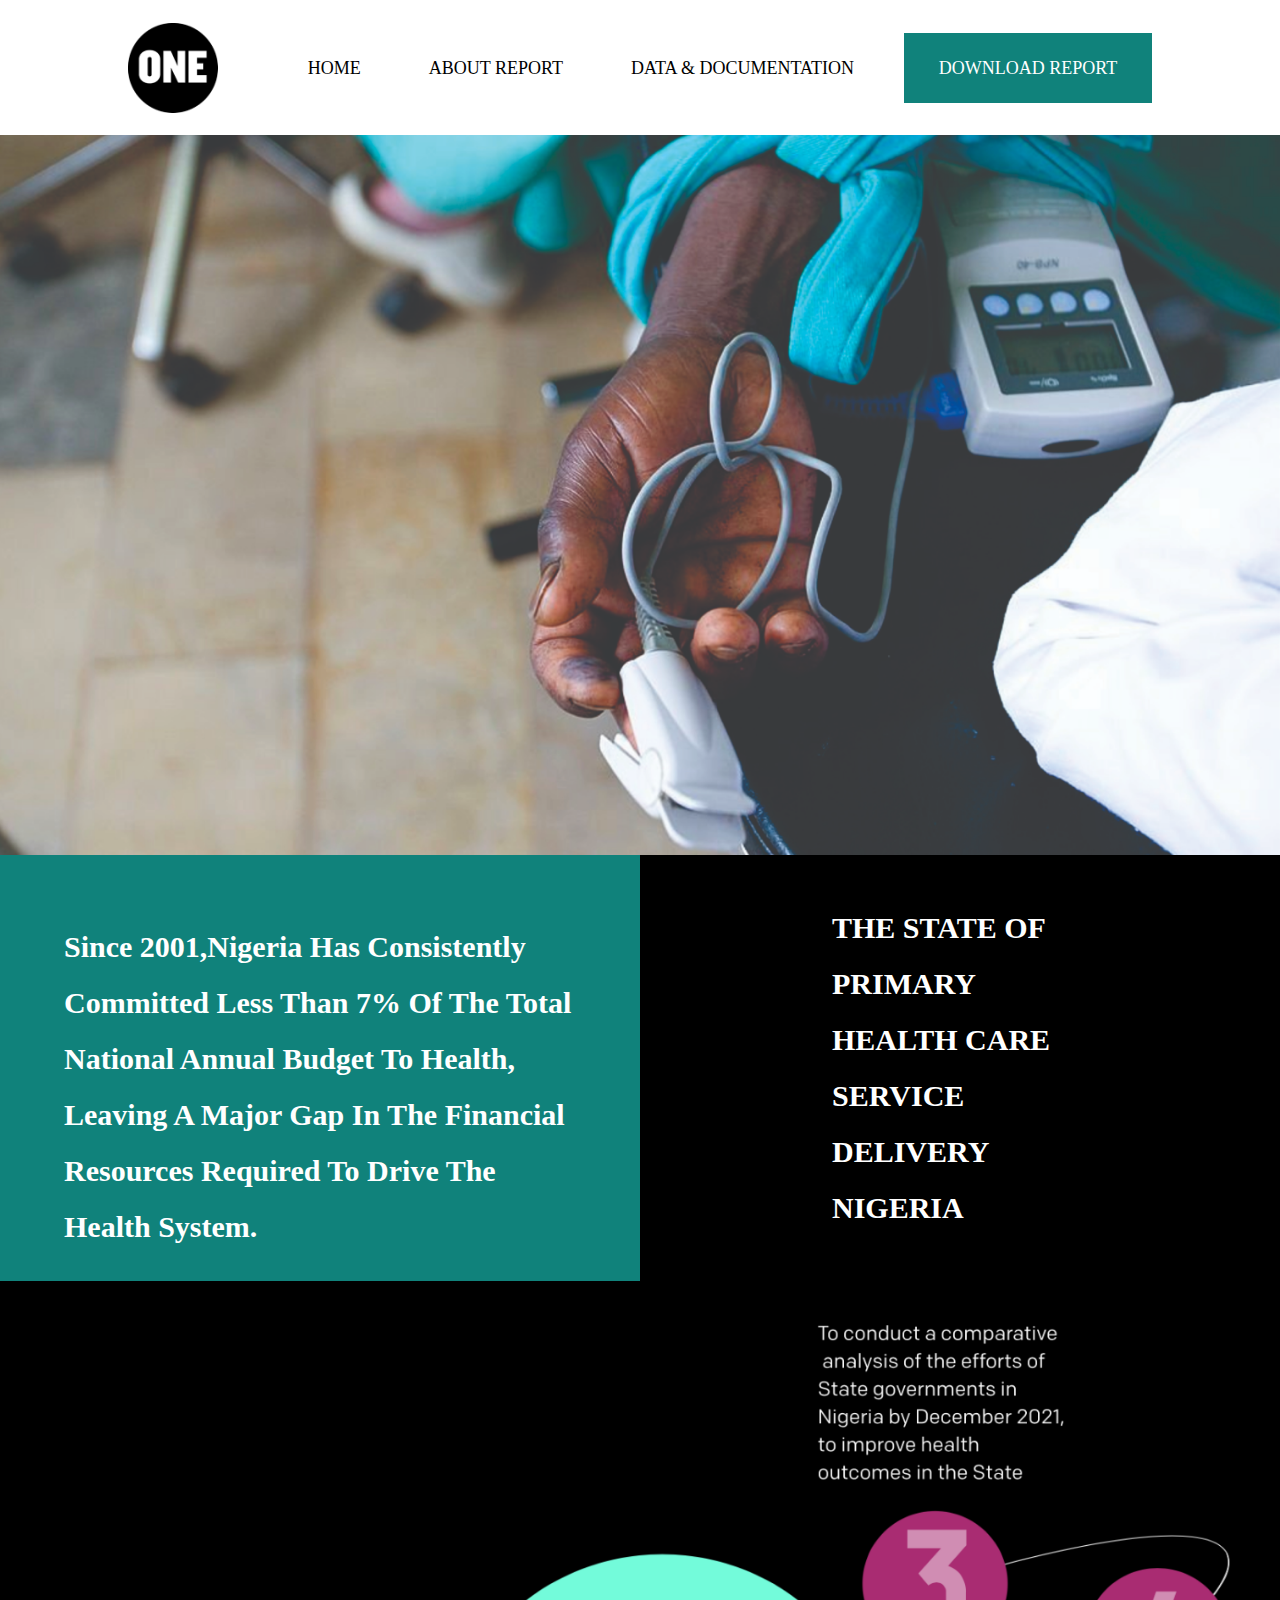
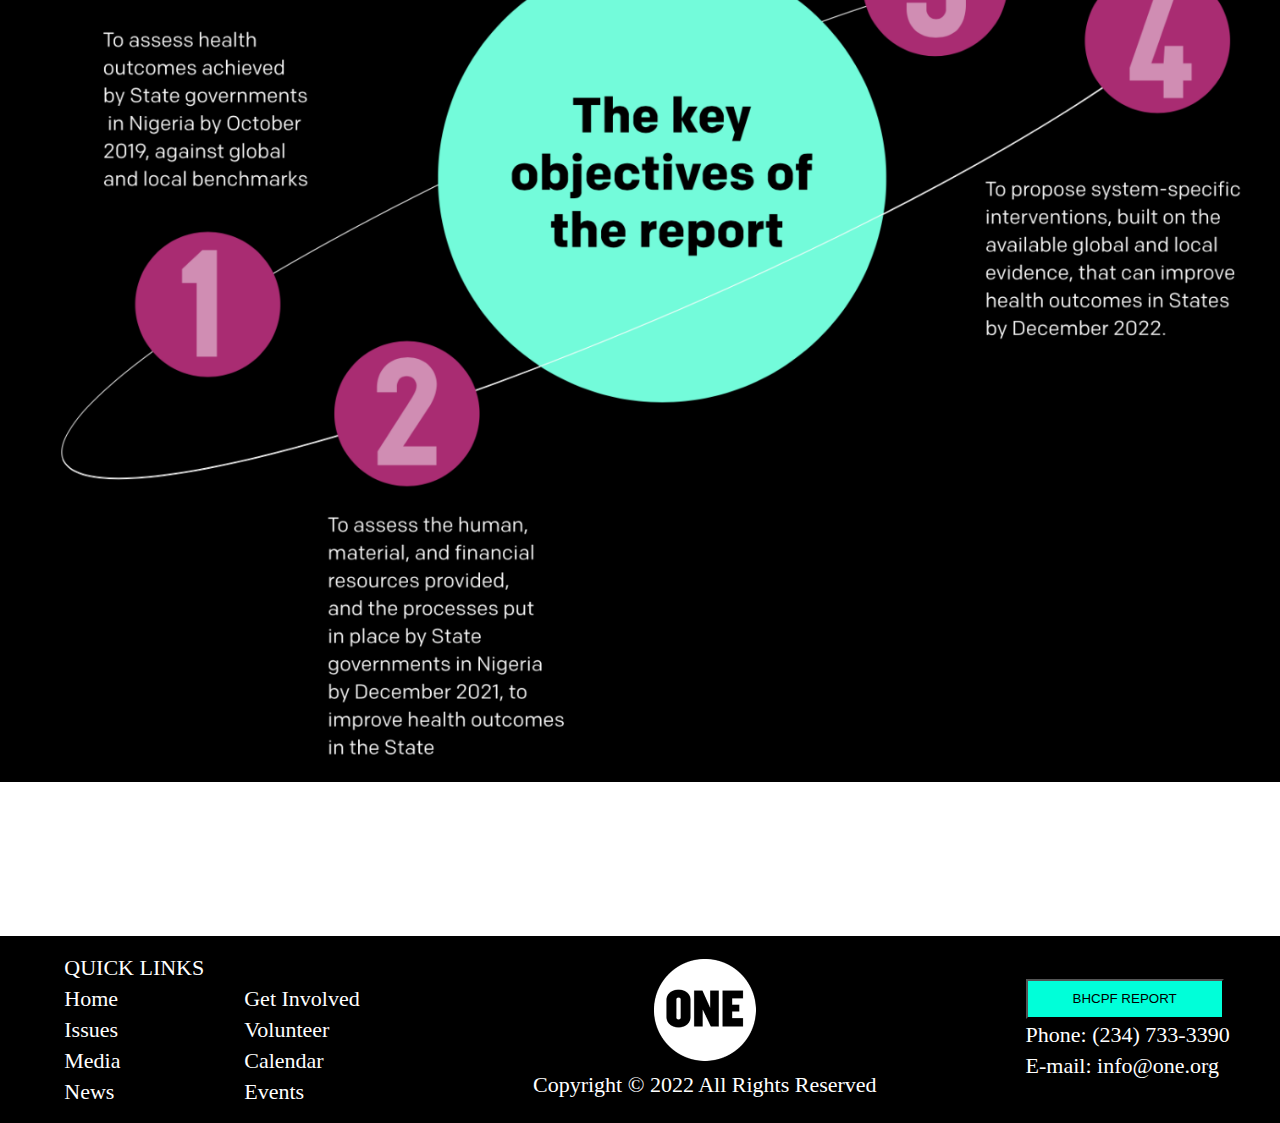
<file: pages/about.html>
<!DOCTYPE html>
   <html lang="en">
   <head>
       <meta charset="UTF-8">
       <meta http-equiv="X-UA-Compatible" content="IE=edge">
       <meta name="viewport" content="width=device-width, initial-scale=1.0">
       <title>About page</title>
       <link rel="stylesheet" href="../css/about.css">
   </head>
   <body>
       <div class="report">   
<!-----------------------------------------nav------------------------------->
<div id="nav">
    <img src="../images/ONE-logo-black 1.png">
    <ul id="menue_li"><li><a href ="#">HOME</a></li><li><a href ="#">ABOUT REPORT</a></li><li><a href ="#">DATA & DOCUMENTATION</a></li></ul>
    <button class="btn"><a href ="#">DOWNLOAD REPORT</a></button>
    <span style="font-size:30px;cursor:pointer" onclick="openNav()">&#9776; </span>
    <div id="menue_icon" class="overlay"><a href="javascript:void(0)" class="closebtn" onclick="closeNav()">&times;</a>
    <div class="overlay-content"><a href="#">HOME</a> <a href="#">ABOUT REPORT</a><a href="#">DATA & DOCUMENTATION</a></div></div>
</div>
<!-----------------------------------------nav------------------------------->
   
   
   <!-----------------------------------top_report------------------------------>
   <section class="top_report">  </section>
   <!-------------------------------- top_report--------------- -->


   <!---------------------------------- statistics --------------->
   <div class="statistics">
        <div class="accounted_for"><p class="acconted_for_p">Since 2001,nigeria has consistently committed less than 7% of the total national annual budget to health, leaving a major gap in the financial resources required to drive the  health system.</p></div>
        <div class="primary_health"><p class="primary_health_p">THE STate of primary health care service delivery nigeria</p></div></div></div>   
<!---------------------------------- statistics --------------->


<!---------------------------------- the key objective --------------->
    <section class="key_objective"><img src="../images/key_obj.png"></section>
<!---------------------------------- the key objective --------------->
   
  
<!---------------------------------- footer -------------------->
<footer>
    <!-- Quick Link  -->
    <div class="footer_quick_link">
    <ul class="footer_list2"><li><a href="#">QUICK LINKS</a></li><li><a href="#">Home</a></li><li><a href="#">Issues</a></li><li><a href="#">Media</a></li><li><a href="#">News</a></li></ul>
     <ul class="footer_list2"><li>&nbsp &nbsp</li><li><a href="#">Get Involved</a></li><li><a href="#">Volunteer</a></li><li><a href="#">Calendar</a> </li><li><a href="#">Events</a></li></ul></div>
    <!-- Quick Link  -->
      
    <!-- footer_logo(list with logo)  -->
    <div class="footer_logo"><ul class="footer_list"><li><a href="#"><img src="../images/ONE-logo-white 1.png" ></a></li><li><a href="#">Copyright © 2022  All Rights Reserved</a></li></ul></div>
    <!-- footer_logo(list with logo) -->
        
    <!-- footer_contact (footer with contact details) -->
    <div class="footer_contact_m"><ul class="footer_list"><button class="btn">BHCPF REPORT </button><li><a href="#">Phone: (234) 733-3390 </a></li><li><a href="#">E-mail: info@one.org</a></li></ul></div>
    <!-- footer_contact (footer with contact details) -->
</footer>
 <!---------------------------------- footer -------------------->

 
<!-- javascript for menue -->
<script> function openNav() { document.getElementById("menue_icon").style.width = "100%";}  function closeNav() {document.getElementById("menue_icon").style.width = "0%";}</script>
 <!-- javascript for menue  -->

</body>
</html>
</file>
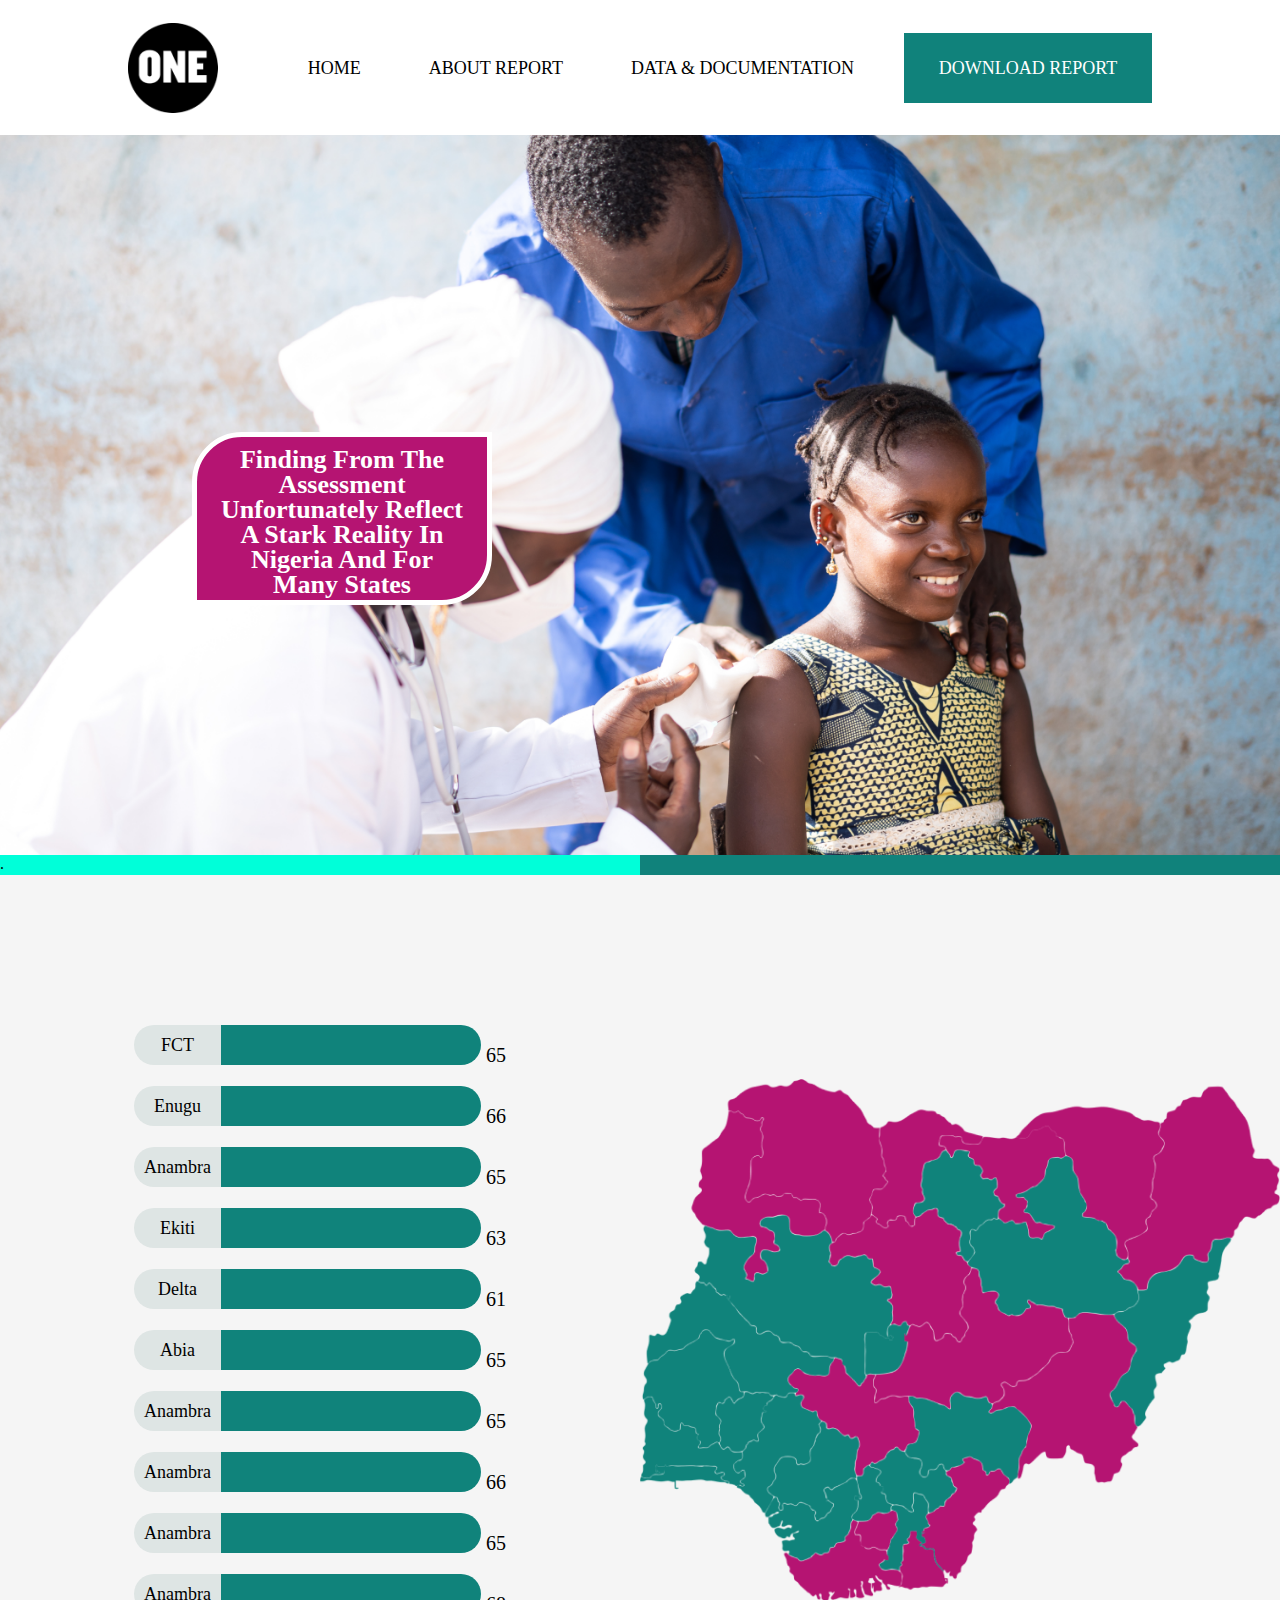
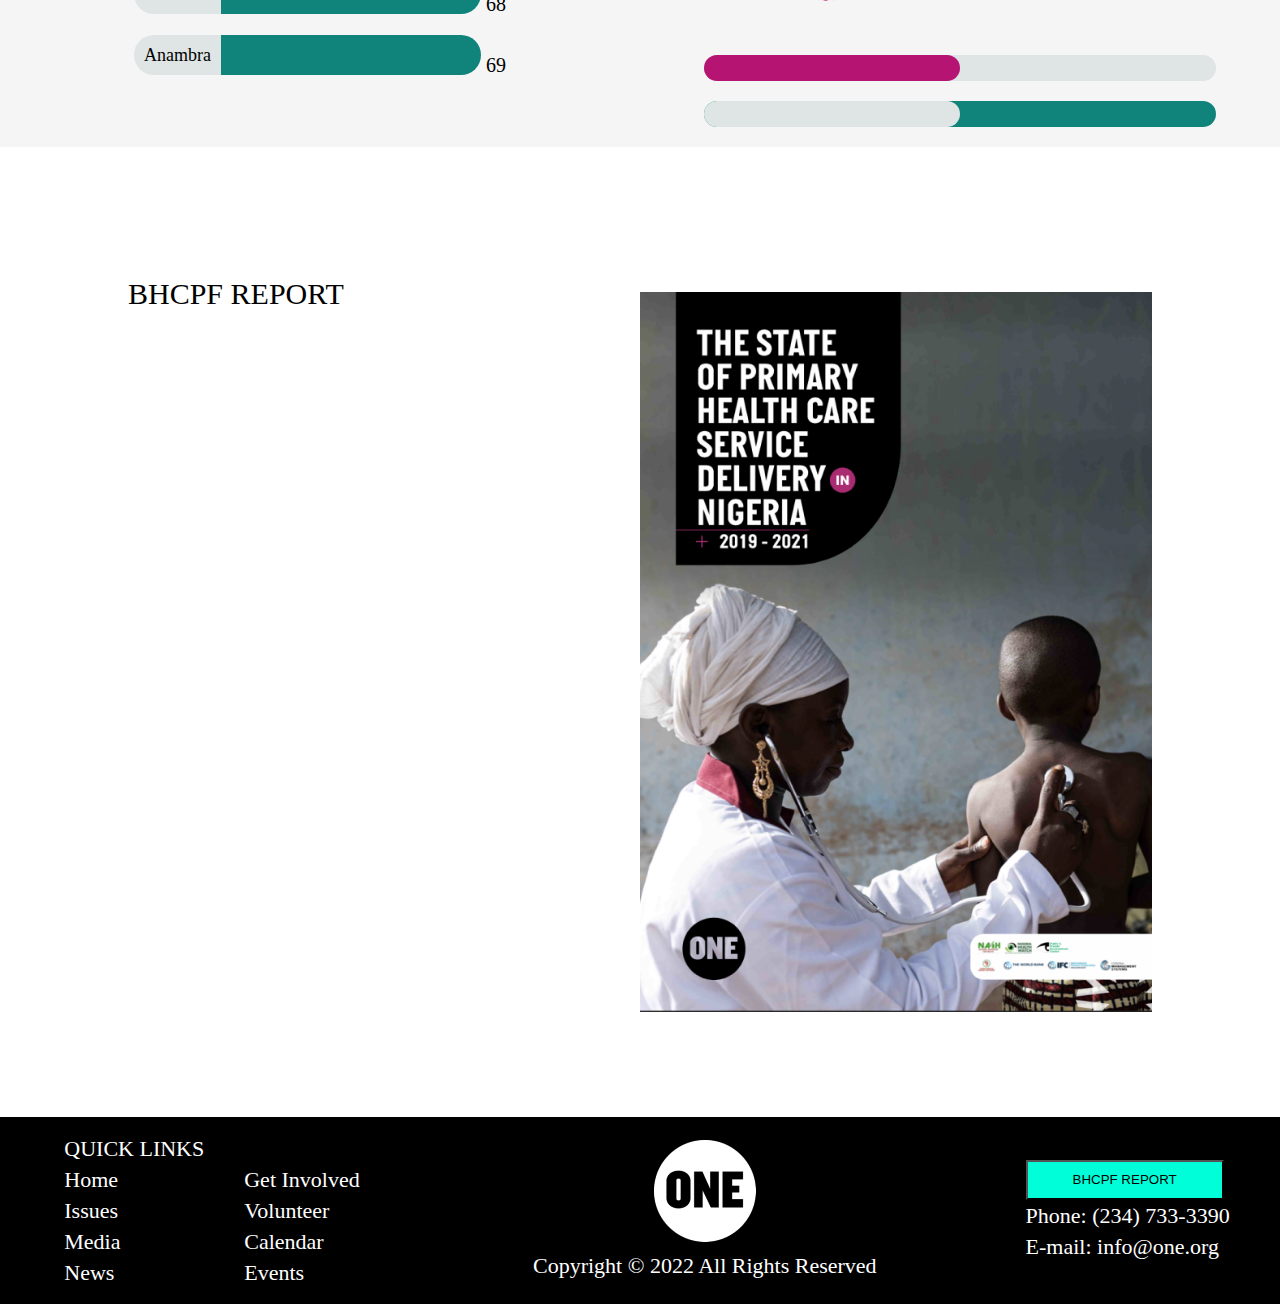
<file: pages/report.html>
<!DOCTYPE html>
<html lang="en">
<head>
    <meta charset="UTF-8">
    <meta http-equiv="X-UA-Compatible" content="IE=edge">
    <meta name="viewport" content="width=device-width, initial-scale=1.0">
    <title>Report page</title>
    <link rel="stylesheet" href="../css/report.css">
</head>
<body>
    <div class="report">
<!-----------------------------------------nav------------------------------->
<div id="nav">
    <img src="../images/ONE-logo-black 1.png">
    <ul id="menue_li"><li><a href ="#">HOME</a></li><li><a href ="#">ABOUT REPORT</a></li><li><a href ="#">DATA & DOCUMENTATION</a></li></ul>
    <button class="btn"><a href ="#">DOWNLOAD REPORT</a></button>
    <span style="font-size:30px;cursor:pointer" onclick="openNav()">&#9776; </span>
    <div id="menue_icon" class="overlay"><a href="javascript:void(0)" class="closebtn" onclick="closeNav()">&times;</a>
    <div class="overlay-content"><a href="#">HOME</a> <a href="#">ABOUT REPORT</a><a href="#">DATA & DOCUMENTATION</a></div></div>
</div>
<!-----------------------------------------nav------------------------------->

<!-------------------------------------- top_report -------------------->      
    <section class="top_report"><div class="assesment_retangle"><p class="assesment_p">Finding  from the assessment unfortunately reflect a stark reality in Nigeria and for many states</p></div></section>
<!-- -------------------------------top_report----------------- -->

<!-- ------------------------map_section----------------------- -->
<div id="single_bar_r"><div id="single_bar_l">.</div></div>
    <section class="map_section"> <div id="map_bars"> <div class="bar"> <div class="l_bar"> <p class="states" >FCT</p> </div> <div class="r_bar"></div> <p class="state_no">65</p> </div> <div class="bar"> <div class="l_bar"> <p class="states" >Enugu</p> </div> <div class="r_bar"></div> <p class="state_no">66</p> </div>
    <div class="bar"> <div class="l_bar"> <p class="states" >Anambra</p> </div> <div class="r_bar"></div> <p class="state_no">65</p> </div> <div class="bar"> <div class="l_bar"> <p class="states" >Ekiti</p> </div> <div class="r_bar"></div> <p class="state_no">63</p> </div><div class="bar"> <div class="l_bar"> <p class="states" >Delta</p> </div> <div class="r_bar"></div> <p class="state_no">61</p> </div> <div class="bar"> <div class="l_bar"> <p class="states" >Abia</p> </div> <div class="r_bar"></div> <p class="state_no">65</p> </div> <div class="bar"> <div class="l_bar"> <p class="states" >Anambra</p> </div> <div class="r_bar"></div> <p class="state_no">65</p> </div><div class="bar"> <div class="l_bar"> <p class="states" >Anambra</p> </div> <div class="r_bar"></div> <p class="state_no">66</p> </div> <div class="bar"> <div class="l_bar"> <p class="states" >Anambra</p> </div> <div class="r_bar"></div> <p class="state_no">65</p> </div> <div class="bar"> <div class="l_bar"> <p class="states" >Anambra</p> </div> <div class="r_bar"></div> <p class="state_no">68</p> </div> <div class="bar"> <div class="l_bar"> <p class="states" >Anambra</p> </div> <div class="r_bar"></div> <p class="state_no">69</p> </div></div>
    <div class="map_tag"> <div id="map"></div><div class="map_bar2">
    <div class="bar1"><div class="bar1a"></div></div> </div><div class="bar2"><div class="bar2a"></div></div> </div>
</section>
<!----------------------------map_section -------------------->

 <!---------------------------------- bhcpf_section------------------->
 <section class="bhcpf_section"><div class="bhcpf_report"><p class="bhcpf_p">BHCPF REPORT</p></div> <div class="primary_helth_pic"><img src="../images/d_state_of_primary_health_care.png"></div> </section>
<!-- ----------------------bhcpf_section-------------------- -->
       

<!---------------------------------- footer -------------------->
<footer>
    <!-- Quick Link  -->
    <div class="footer_quick_link">
    <ul class="footer_list2"><li><a href="#">QUICK LINKS</a></li><li><a href="#">Home</a></li><li><a href="#">Issues</a></li><li><a href="#">Media</a></li><li><a href="#">News</a></li></ul>
     <ul class="footer_list2"><li>&nbsp &nbsp</li><li><a href="#">Get Involved</a></li><li><a href="#">Volunteer</a></li><li><a href="#">Calendar</a> </li><li><a href="#">Events</a></li></ul></div>
    <!-- Quick Link  -->
      
    <!-- footer_logo(list with logo)  -->
    <div class="footer_logo"><ul class="footer_list"><li><a href="#"><img src="../images/ONE-logo-white 1.png" ></a></li><li><a href="#">Copyright © 2022  All Rights Reserved</a></li></ul></div>
    <!-- footer_logo(list with logo) -->
        
    <!-- footer_contact (footer with contact details) -->
    <div class="footer_contact_m"><ul class="footer_list"><button class="btn">BHCPF REPORT </button><li><a href="#">Phone: (234) 733-3390 </a></li><li><a href="#">E-mail: info@one.org</a></li></ul></div>
    <!-- footer_contact (footer with contact details) -->
</footer>
 <!---------------------------------- footer -------------------->

 
<!-- javascript for menue -->
<script> function openNav() { document.getElementById("menue_icon").style.width = "100%";}  function closeNav() {document.getElementById("menue_icon").style.width = "0%";}</script>
 <!-- javascript for menue  -->
    </div>
</body>
</html>
</file>
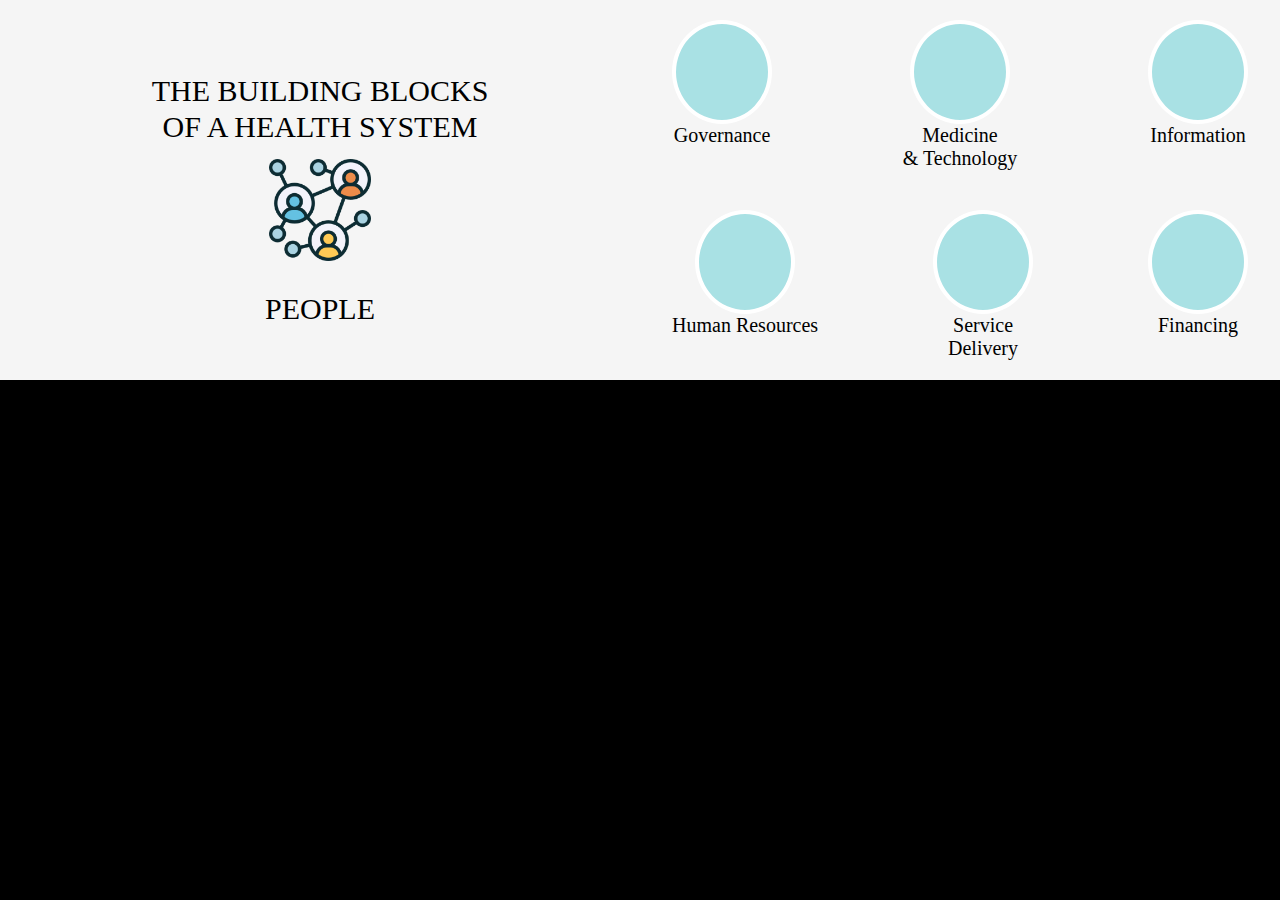
<file: templets/building-block/building.html>
<!DOCTYPE html>
<html lang="en">
<head>
    <meta charset="UTF-8">
    <meta http-equiv="X-UA-Compatible" content="IE=edge">
    <meta name="viewport" content="width=device-width, initial-scale=1.0">
    <title>Building Block</title>
    <link rel="stylesheet" href="building.css">
</head>
<body>
    <div class="building-block">
        <div class="row-1">
            <p>
                The BUILDING BLOCKS <br />
                OF A HEALTH SYSTEM
            </p>
            <img src="images/networking.png" alt="networking img">
            <p>
                PEOPLE
            </p>
        </div>
        <div class="row-2">
            <div class="row-2-row">

                <div class="services" id="service-1">
                    <div class="circle"></div>
                    <span class="s-name">Governance</span>
                </div>

                <div class="services"  id="service-2">
                    <div class="circle"></div>
                    <span class="s-name">Medicine <br/> & Technology</span>
                </div>

                <div class="services" id="service-mh">
                    <div class="circle"></div>
                    <span class="s-name">Information</span>
                </div>
            </div>
         
            <div class="row-2-row">
                <div class="services" id="service-1">
                    <div class="circle"></div>
                    <span class="s-name">Human Resources</span>
                </div>

                <div class="services"  id="service-2">
                    <div class="circle"></div>
                    <span class="s-name">Service <br/> Delivery</span>
                </div>

                <div class="services" id="service-mh">
                    <div class="circle"></div>
                    <span class="s-name">Financing</span>
                </div>
            </div>

            <div class="row-2-row" id="row-2-row-3">
                <div class="services" id="service-1">
                    <div class="circle"></div>
                    <span class="s-name">Information</span>
                </div>

                <div class="services"  id="service-2">
                    <div class="circle"></div>
                    <span class="s-name">Financing <br/> & Technology</span>
                </div>

                <div class="services" id="service-mh">
                    <div class="circle"></div>
                    <span class="s-name">Information</span>
                </div>
            </div>
        </div>
    </div>
</body>
</html>
</file>
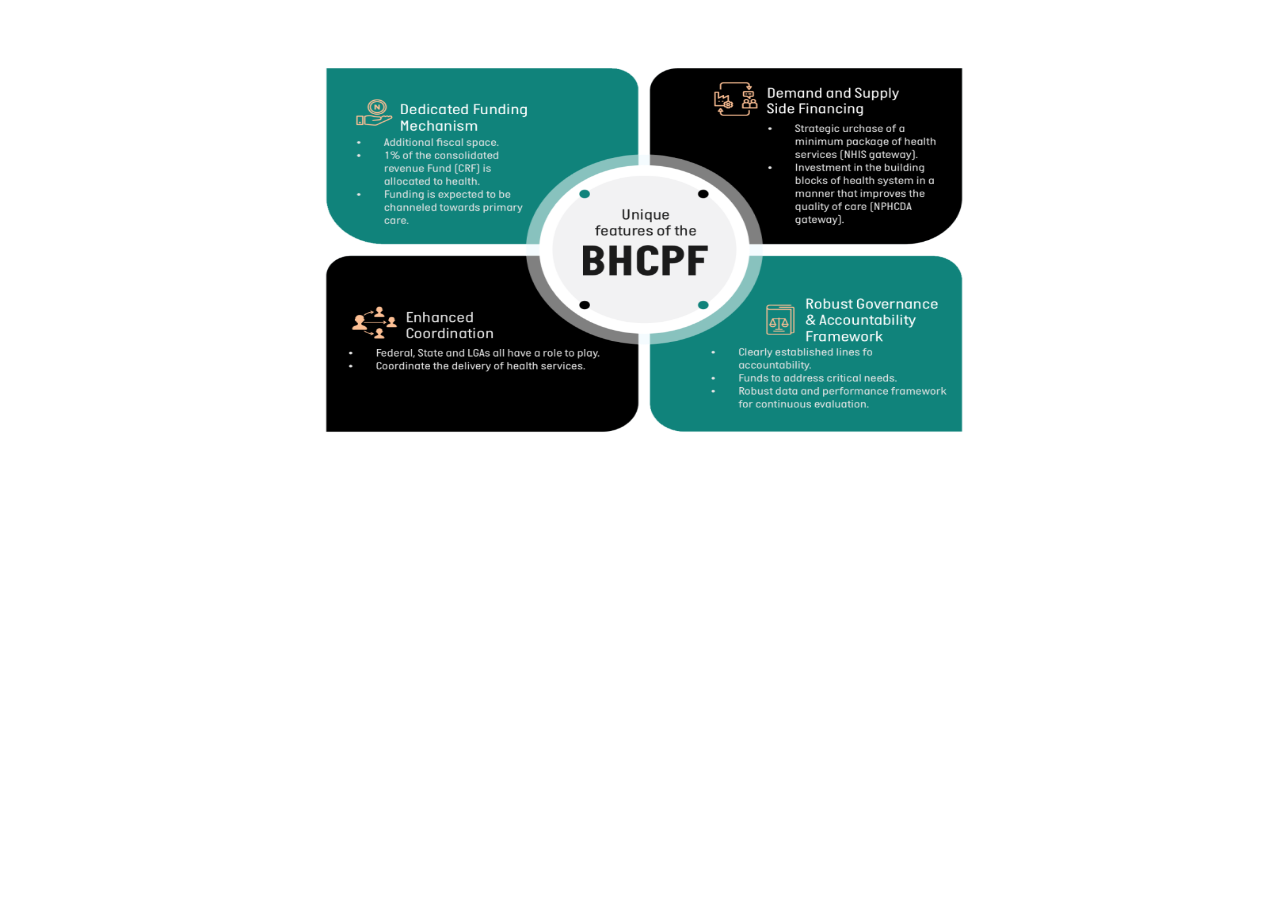
<file: templets/features/features.html>
<!DOCTYPE html>
<html lang="en">
<head>
    <meta charset="UTF-8">
    <meta http-equiv="X-UA-Compatible" content="IE=edge">
    <meta name="viewport" content="width=device-width, initial-scale=1.0">
    <title>features of BCHPF</title>
    <link rel="stylesheet" href="features.css">

</head>
<body>
    <div class="features">
        <div class="features-block-diagram">
            <!-- <div class="img">.</div> -->
            <img src="../../images/BHCPF_block_diagram.png" alt="features-b-diagram">

        </div>
    </div>
</body>
</html>
</file>
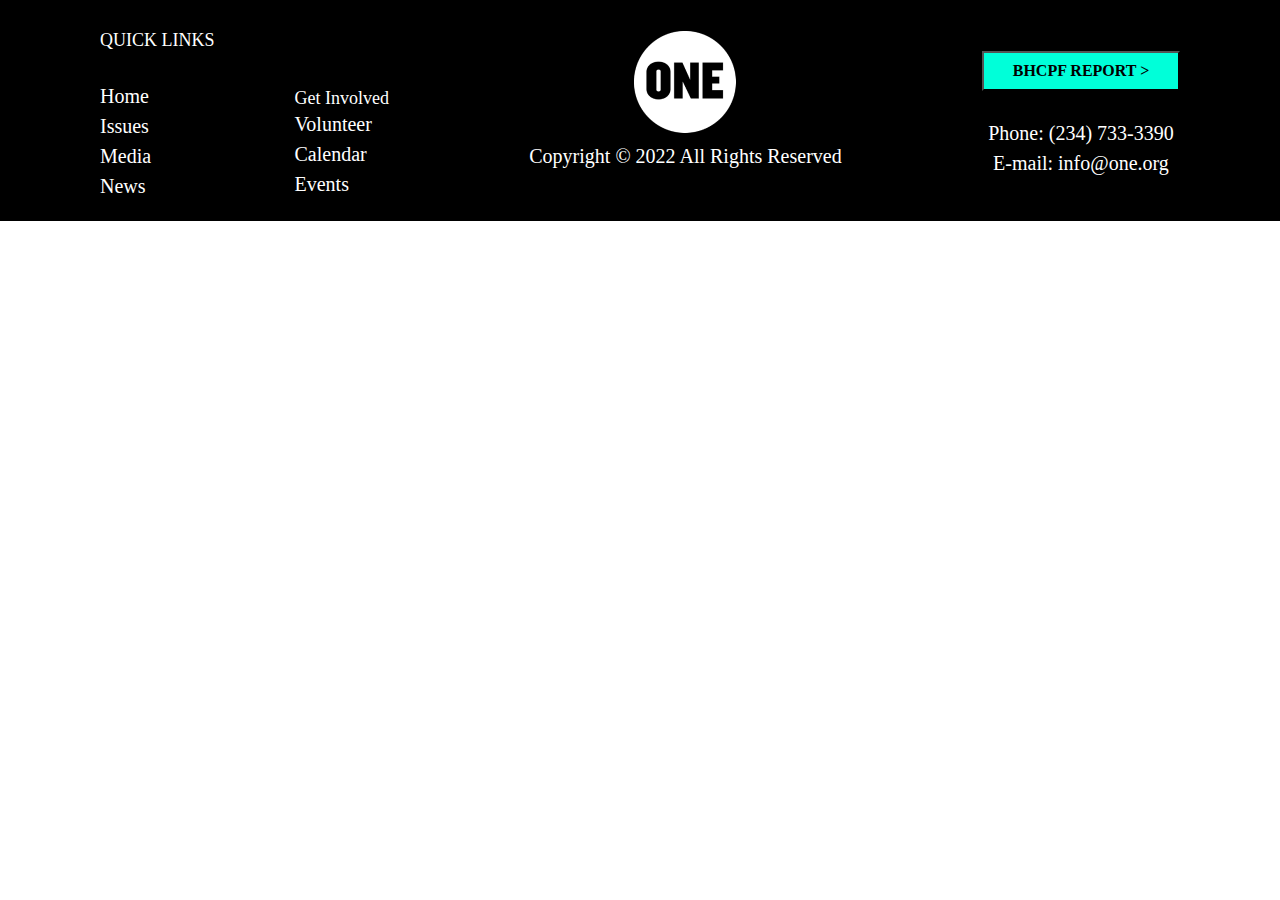
<file: templets/footer/footer.html>
<!DOCTYPE html>
<html lang="en">

<head>
    <title>One-Project</title>
    <meta charset="utf-8">
    <meta name="viewport" content="width=device-width, initial-scale=1">
    <link rel="stylesheet" href="footer.css">
</head>
<body>
        <!-- footer start -->
    <footer class="f-container">
        <!-- column1 start -->
        <section class="f-col" id="f-col1">
            <div class="l-container" id="l-container-1">
                <ul class="f-list">
                    <li>
                        <h5 class="l-item">QUICK LINKS</h5>
                    </li>
                    <li><a href="#">Home</a></li>
                    <li><a href="#">Issues</a></li>
                    <li><a href="#">Media</a></li>
                    <li><a href="#">News</a></li>
                </ul>
                <ul class="f-list">
                    <li>
                        <h5>&nbsp;</h5>
                    </li>
                    <li class='l-item'><a href="#" l-item>Get Involved</a></li>
                    <li><a href="#">Volunteer</a></li>
                    <li><a href="#">Calendar</a></li>
                    <li><a href="#">Events</a></li>
                </ul>
                 <ul class="f-list3" id="f-col3-hide">
                    <li>
                        <h5><button>BHCPF REPORT &gt;</button></h5>
                    </li>
                    <li>Phone: (234) 733-3390</li>
                    <li>E-mail: info@one.org</li>
                </ul>
            </div>
        </section>
        <!-- column1 end -->

          <!-- column2 start-->
        <section class="f-col" id="f-col2">
            <div class="l-container" id="l-container2">
                <ul class="f-list2">
                    <li>
                        <img src="images/ONE-logo-white 1.png"> 
                    </li>
                    <li>
                        Copyright © 2022 All Rights Reserved
                    </li>
                   
                </ul>
            </div>
        </section>
        <!-- column2 end-->

        <!-- column3 start-->
        <section class="f-col" id="f-col3">
            <div class="l-container" id="l-container3">
                <ul class="f-list3">
                    <li>
                        <h5><button>BHCPF REPORT &gt;</button></h5>
                    </li>
                    <li>Phone: (234) 733-3390</li>
                    <li>E-mail: info@one.org</li>
                </ul>
            </div>
        </section>
          <!-- column3 end-->
    </footer>
        <!-- footer end -->


</body>

</html>
</file>
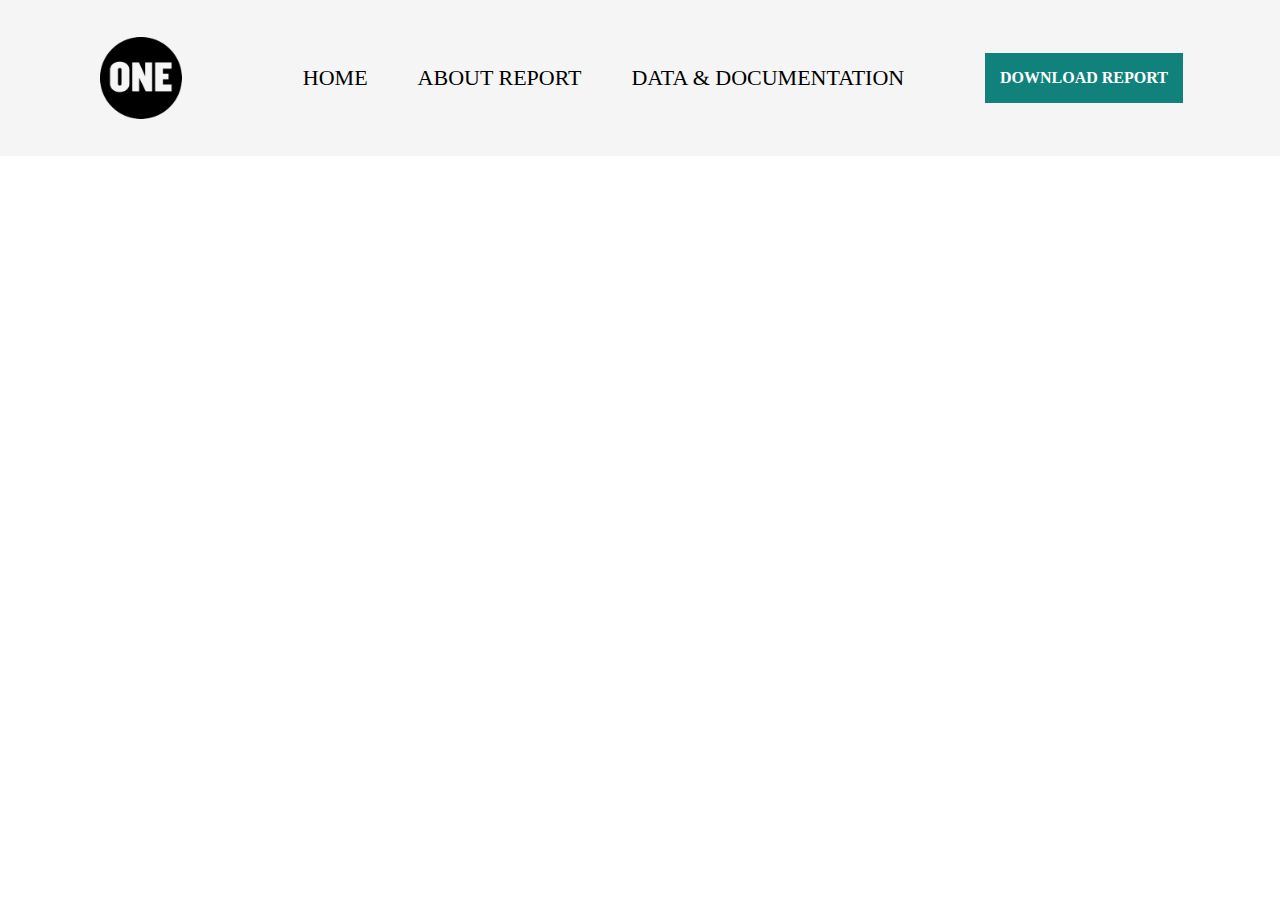
<file: templets/header/header.html>
<!DOCTYPE html>
<html lang="en">

<head>
    <meta charset="UTF-8">
    <meta http-equiv="X-UA-Compatible" content="IE=edge">
    <meta name="viewport" content="width=device-width, initial-scale=1.0">
    <title>Document</title>
    <link rel="stylesheet" href="header.css">
</head>

<body>
    <nav>
        <section class="h-logo-section"><img src="images/ONE-logo-black.png" alt="h-logo"></section>


        <section class="menue">
            <button class="btn">DOWNLOAD REPORT</button>
            <ul class="menue-list">
                <li><a href="#">HOME</a></li>
                <li><a href="#">ABOUT REPORT</a></li>
                <li><a href="#">DATA & DOCUMENTATION</a></li>
            </ul>
        </section>


        <section class="h-toggle-section">
            <button class="btn">DOWNLOAD REPORT</button>
            <span class='toggle-icon' onclick="openNav()">&#9776; </span>
            <div id="menue_icon" class="overlay"><a href="javascript:void(0)" class="closebtn"
                    onclick="closeNav()">&times;</a>
                <div class="overlay-content">
                    <a href="#">HOME</a>
                    <a href="#">ABOUT REPORT</a>
                    <a href="#">DATA & DOCUMENTATION</a>
        </section>
    </nav>



    <!-- javascript for menue -->
    <script> function openNav() { document.getElementById("menue_icon").style.width = "100%"; } function closeNav() { document.getElementById("menue_icon").style.width = "0%"; }</script>
    <!-- javascript for menue  -->
</body>

</html>
</file>
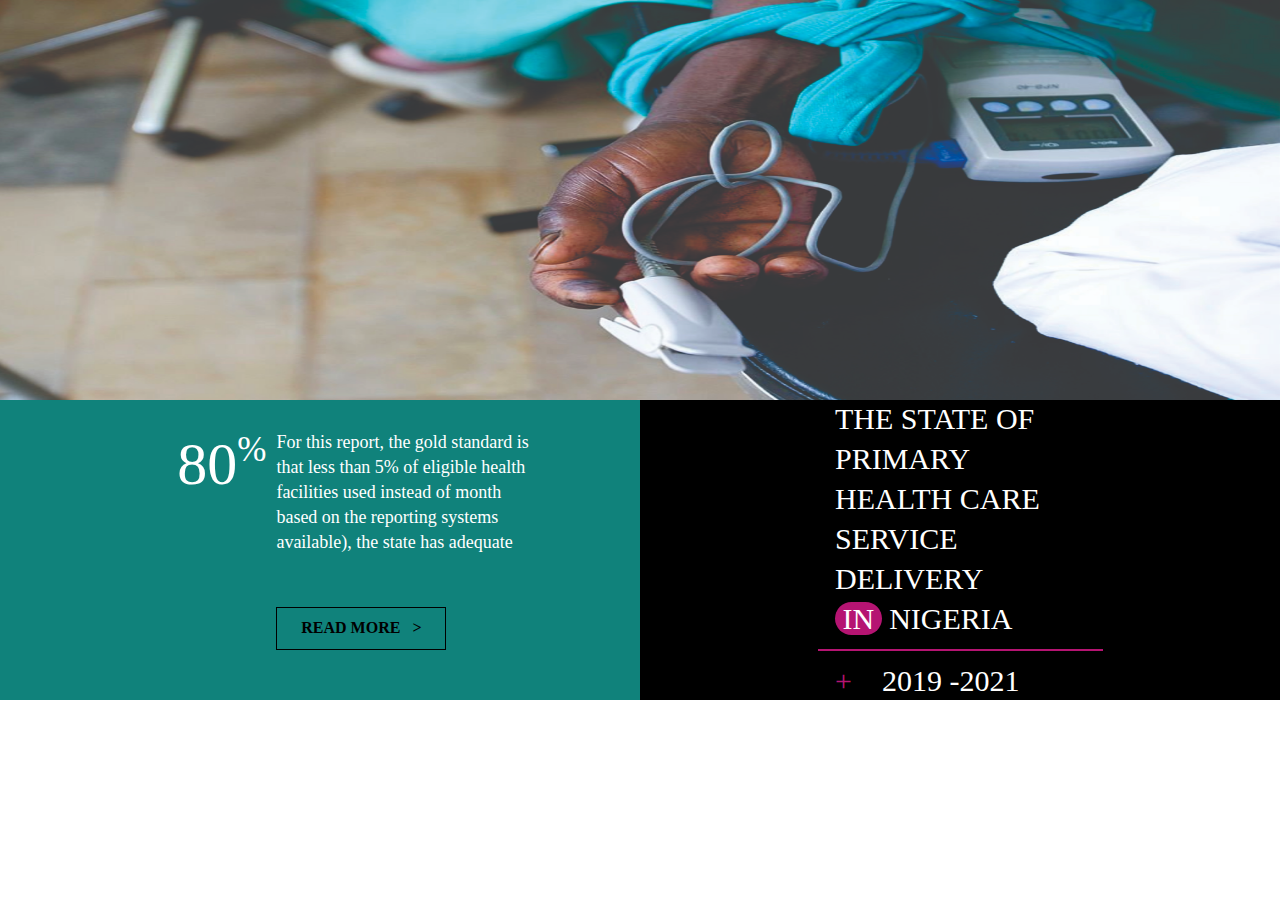
<file: templets/small-slider/row1.html>
<style>
  body {
    margin: 0;
    padding: 0;
}  
.s-slider {
  display: flex;
  flex-direction: column;
  width: 100%;
  /* background: blue; */
  margin:0;
padding: 0;
}

/* row-1 image slider start */
.row-1 {
   margin:0;
padding: 0;
  display: flex;
  width: 100%;
  min-width: 300px;
  height: 400px;
  min-width: 320px;
  background: green;
}
.row-1 > img {
  height: 100%;
  width: 100%;
}
/* row-1 image slider End */

/* <!-- row-2 start --> */
.row-2 {
  position: relative;
  /* top: 235px; */
  display: flex;
  min-width: 320px;
  flex-direction: column;
  width: 100%;
}
/* <!-- row-2-col1 start --> */
.row-2-col1 {
  display: flex;
  flex-direction: row;
  align-items: center;
  justify-content: center;
  width: 100%;
  min-width: 320px;
  height: 250px;
  background: #10827b;
  gap: 10px;
}

.no-percent{
  display: flex;
  justify-content: right;
  /* min-width: 150px; */
  margin-top:80px;
  /* background: red; */
  width: 27%;
  height: 90%;
  font-family: 'Italian Plate No2';
  font-style: normal;
  font-weight: 400;
  font-size: 60px;
  text-transform: uppercase;
color: #FFFFFF;
}
.no-percent>sup{
font-size: 35px; 
}

.details{
  display: flex;
  flex-direction: column;
  min-width: 200px;
  max-width: 270px;
  /* background: blue; */
  width: 65%;

  height: 90%;
}
.details>p{
  display: flex;
  margin:40px 0 0 0;
  padding: 0;
  /* background: red; */
  font-family: 'Colfax';
font-style: normal;
font-weight: 400;
font-size: 18px;
line-height: 25px;
color: #FFFFFF;
  width: 100%;
  text-align: left;

  height: 90%;
}

.details>p>span{
  display: none;
}

button{
  position: relative;
  top:0px;
  box-sizing: border-box;
display: flex;
flex-direction: row;
justify-content: center;
align-items: center;
padding: 10px 20px;
gap: 10px;
width: 170px;
height: 46.37px;
font-family: 'Colfax';
font-style: normal;
font-weight: 700;
font-size: 16px;
line-height: 20px;
/* identical to box height, or 125% */
text-transform: uppercase;
background: #10827B;
border: 1px solid #000000;
}
/* <!-- row-2-col1 End --> */

/* <!-- row-2-col2 Start --> */
.row-2-col2 {
  margin: 0;
  padding: 0;
  display: flex;
  flex-direction: column;
  align-items: center;
  justify-content: center;
  width: 100%;
  height: 200px;
  min-width: 300px;
  background: #000000;
}
.row-2-col2 > p {
    width: 250px;
  /* height: 100px; */
  font-family: "Italian Plate No2";
  font-style: Bold;
  font-weight: 400;
  font-size: 30px;
  line-height: 40px;
  text-transform: uppercase;
  color: #ffffff;
  margin: 0;
  padding: 0;
}
.rang {
  width: 235px;
  font-family: "Italian Plate No2";
  font-style: Bold;
  font-weight: 400;
  font-size: 30px;
  line-height: 40px;
  text-transform: uppercase;
  color: #ffffff;
}
.row-2-col2 > p > .in {
  width: 30px;
  height: 30px;
  background: #b51472;
  border-radius: 100px;
  font-family: "Italian Plate No2";
  font-style: Bold;
  font-weight: 400;
  font-size: 30px;
  color: #ffffff;
}
.hr {
  width: 285px;
  height: 2px;
  background: #b51472;
  margin: 10px 0;
}
.add{
    color: #b51472;
}
/* <!-- row-2-col2 End --> */

/* <!-- row-2 End --> */

@media screen and (min-width: 410px) {
  .details>p{
    font-size: 14px;
line-height: 22px;
  }
  .details>p>span{
    display:contents;
  }
}
@media screen and (min-width: 600px) {
     .row-2{
        flex-direction: row;
        width: 100%;
        height: 300px;
    }
     .row-2-col1{
        width: 50%;
        height: 100%;
    }
     .row-2-col2{
        width: 50%;
        height: 100%;
    }

    .no-percent{
      margin-top: 30px;
    }
    .details>p{
      margin-top:15px;
      font-size: 18px;
  line-height: 25px;
    }
    button{margin-top: 0;}
}
@media screen and (min-width: 733px) {
  button{margin-top: 0;  top:-35px;}
}
@media screen and (min-width: 785px) {
  button{margin-top: 0;  top:-35px;}
}
/* <!-- small slider component for landing page and about page End --> */
</style>
<body>
    <!-- small slider component for landing page and about page start -->
    <div class="s-slider">
        <!-- row-1 image slider start -->
        
        <div class="row-1">
            <img src="images/about_top_pic.png">
        </div>
         <!-- row-1 image slider End -->
         
         <!-- row-2 start -->
         <div class="row-2">
             <!-- row-2-col1 start -->
             <div class="row-2-col1">
                <div class="no-percent">
                    80<sup>%</sup>
                </div>
                <div class="details">
                    <p>
                        For this report, the gold standard is that less than 
                        5% of eligible health facilities used instead  
                         <span> of month based on the reporting systems available), the state has adequate </span>
                    </p>
                    <button>Read More &nbsp; ></button>
                </div>
            </div>
             <!-- row-2-col1 End -->

             <!-- row-2-col2 Start -->
            <div class="row-2-col2">
                <p>
                    THE STate of primary
                    health care service delivery <span class="in">&nbsp;in&nbsp;</span>&nbsp;nigeria
                    <div class="hr">&nbsp;</div>
                    <p>
                        <span class="add">+ &nbsp;</span>
                        &nbsp;2019 -2021
                    </p>
                </p>
            </div>
            <!-- row-2-col2 End -->

        </div>
        <!-- row-2 End -->

    </div>
    <!-- small slider component for landing page and about page End -->
</file>
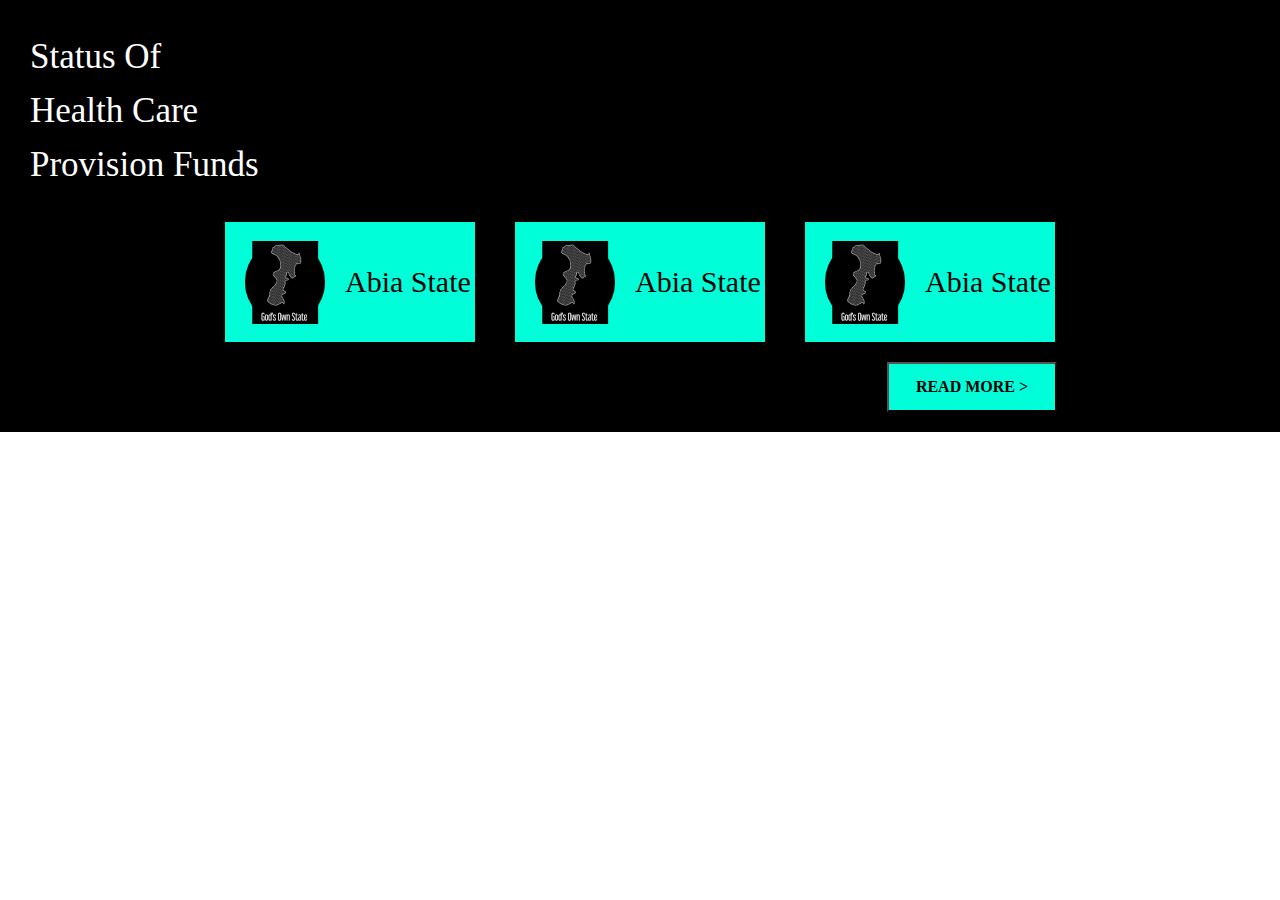
<file: templets/state-status/status.html>
<!DOCTYPE html>
<html lang="en">
  <head>
    <meta charset="UTF-8" />
    <meta http-equiv="X-UA-Compatible" content="IE=edge" />
    <meta name="viewport" content="width=device-width, initial-scale=1.0" />
    <title>Document</title>
    <link rel="stylesheet" href="status.css" />
  </head>
  <body>
    <div class="status">
        
      <div class="status-title">
        <p>
          Status of <br />
          health care <br />provision funds
        </p>
      </div>

      <div class="status-states">
        <div class="state1-2">
            <div class="state" id="state-1">
            <div class="state-img">
                <img src="images/abia.png" alt="abia.png" />
            </div>
            <span class="state-name">Abia State</span>
            </div>

            <div class="state" id="state-2">
            <div class="state-img">
                <img src="images/abia.png" alt="abia.png" />
            </div>
            <span class="state-name">Abia State</span>
            </div>
    </div>
    <div class="state3-4">
        <div class="state" id="state-3">
          <div class="state-img">
            <img src="images/abia.png" alt="abia.png" />
          </div>
          <span class="state-name">Abia State</span>
        </div>
        <div class="state" id="state-4">
            <div class="state-img">
              <img src="images/abia.png" alt="abia.png" />
            </div>
            <span class="state-name">Abia State</span>
          </div>
    </div>
      </div>

      <div class="status-btn">
        <button>READ MORE ></button>
      </div>
    </div>
  </body>
</html>
</file>
<file: css/about.css>
body{margin: 0px;padding: 0px;}
/*----------------------------link---------------------------------------- */
a:link {color: black; text-decoration: none; list-style: none;font-family: 'Colfax';font-style: normal;font-weight: 400;font-size: 18px; line-height: 30px;}
footer a:link {color: white; text-decoration: none; list-style: none; font-style: normal;font-weight: 400;font-size: 22px; line-height: 30px;}
button a:link{color: white; list-style: none;}
a:visited {color: black; text-decoration: none; list-style: none;font-style: normal;font-weight: 400;font-size: 22px; line-height: 30px;}
footer a:visited {color: white; text-decoration: none; list-style: none;}
button a:visited {color:white; text-decoration: none; list-style: none;}
  /* mouse over link */
a:hover {color: #B51472; text-decoration: underline;}
  /* selected link */
a:active { color: red; text-decoration: none;}
/*----------------------------link---------------------------------------- */
.index{display: grid;  width: 100%;}


/* -----------------------------------------nav---------------------------- */
#nav{ display: flex;width: 80%; height: 15vh; justify-content: space-between;align-items: center; margin: 0 auto; } #nav img{width: 90px; height:90px;} #nav .btn{display: none;flex-direction: row;justify-content: center;align-items: center; gap: 10px; width: 248px; height: 70px; background: #10827B; border: none; shape-outside: none;} #menue_li{display: none; flex-direction: row; width:60%; list-style:none; } ul li{ font-size:20px; text-align:justify; justify-content:space-around; margin: 0 auto;}
  /* overlay style*/
.overlay { height: 100%; width: 0; position: fixed; z-index: 1; top: 0; left: 0; background-color: rgb(0,0,0); background-color: rgba(0,0,0, 0.9); overflow-x: hidden; transition: 0.5s; -webkit-transition: 0.5s; -moz-transition: 0.5s; -ms-transition: 0.5s; -o-transition: 0.5s; } .overlay-content {position: relative;top: 25%;width: 100%;text-align: center;margin-top: 30px;} .overlay a {padding: 8px;text-decoration: none;font-size: 36px;color: #818181;display: block;transition: 0.3s;} .overlay a:hover, .overlay a:focus {color: #f1f1f1;} .overlay .closebtn {position: absolute;top: 20px;right: 45px;font-size: 60px;} .overlay a {font-size: 20px} .overlay .closebtn {font-size: 40px;top: 15px;right: 35px;}
#statistics .btn{display: flex;flex-direction: row; background-color: transparent;justify-self: flex-end;}
/* -----------------------------------------nav---------------------------- */


/* ------------------------------------top_report------------------- */
.top_report{height: 70vh; display:flex; flex-direction: column;justify-content: space-between; width:100%; background-image: url(../images/about_top_pic.png); background-size: cover; background-position:center; margin: 0px;}
.assesment_retangle{ position: absolute; left:10%; top:40%; box-sizing: border-box;width: 70%;height: 25%; background: #B51472; border: 5px solid #FFFFFF;  border-radius: 50px 0px; align-self: flex-end;}
/* ------------------------------------top_report------------------- */


/* <!---------------------------------- statistics ---------------> */
.statistics{display: flex;flex-direction: column;margin: 0;padding: 0;}
.accounted_for{display: flex;width: 100%; flex-direction: row;align-items: center;justify-content: center;background: #10827B;}
.primary_health{display: flex;flex-direction: row;align-items: center;justify-content: center;margin: 0;padding: 0;background: #000000;}
.acconted_for_p{ width: 90%; padding:15px 0; height: 70%;font-family: 'Italian Plate No2';font-style: normal;font-weight: 700;font-size: 25px;line-height: 36px;text-transform: capitalize;color: #FFFFFF;}
.primary_health_p{width: 90%;font-family: 'Italian Plate No2'; font-style: normal;font-weight: 700;font-size: 30px;line-height: 56px;text-transform: uppercase;color: #FFFFFF;}  
/* <!---------------------------------- statistics ---------------> */


/* <!---------------------------------- the key objective --------------->  */
.key_objective{margin: 0; padding: 0; height: 80%;}
.key_objective img{width: 100%; height: 100%;}
/* <!---------------------------------- the key objective --------------->  */
/* -----------------------footer------------------------------ */
footer{background: black; display: flex;flex-direction: column;line-height: 30px;width: 100%; margin: 150px 0 0 0; ;padding: 0%;}
footer li{font-size: 24px; line-height: 30px;}
.footer_quick_link{display: flex; width: 100%; align-items: center; justify-content: center;}
.footer_logo{ display: flex; width: 100%;  flex-direction: column; align-items: center; justify-content: center;}
.footer_contact_m{display:flex; justify-content: center; align-items: center;}
.footer_contact{ display: flex; width: 100%;  flex-direction: column; align-items: center; justify-content: center;}
.logo_p{color: white;}
.footer_logo .footer_list{display: flex; flex-direction: column; flex-wrap: wrap; justify-content: center;}
.footer_list .btn{display: flex;flex-direction: row;justify-content: center;align-items: center;padding: 10px 20px;gap: 10px;width: 198px;height: 40px; background: #00FFD9;}

/* -------------------footer------------------------------ */
@media screen and (min-width:430px) {

}
@media screen and (min-width:1000px) {
/* nav */
span {display: none;}#menue_li{display: flex;}#nav .btn{display: flex;}.top_report{height: 80vh;}
/* top_report */
.statistics{flex-direction: row;}
.accounted_for{width: 50%;}
.primary_health{width: 50%;}
.acconted_for_p{ width: 80%; font-family: 'Italian Plate No2';font-style: normal;font-weight: 700;font-size: 30px;line-height: 56px;text-transform: capitalize;color: #FFFFFF;}
.primary_health_p{width: 40%;}  

/* footer for desktop view */
footer{background: black; display: flex;flex-direction: row;line-height: 30px;width: 100%; margin: 150px 0 0 0; ;padding: 0%;}
footer li{font-size: 24px; line-height: 30px;}
.footer_quick_link{display: flex; width: 30%; align-items: center; justify-content: center;}
.footer_logo{ display: flex; width: 47%;  flex-direction: column; align-items: center; justify-content: center;}
.footer_contact{ display: flex; width: 23%;  flex-direction: column;  justify-content: center;}
.logo_p{color: white;}
}
</file>
<file: css/report.css>
body{margin: 0px;padding: 0px;}
/*----------------------------link---------------------------------------- */
a:link {color: black; text-decoration: none; list-style: none;font-family: 'Colfax';font-style: normal;font-weight: 400;font-size: 18px; line-height: 30px;}
footer a:link {color: white; text-decoration: none; list-style: none; font-style: normal;font-weight: 400;font-size: 22px; line-height: 30px;}
button a:link{color: white; list-style: none;}
a:visited {color: black; text-decoration: none; list-style: none;font-style: normal;font-weight: 400;font-size: 22px; line-height: 30px;}
footer a:visited {color: white; text-decoration: none; list-style: none;}
button a:visited {color:white; text-decoration: none; list-style: none;}
  /* mouse over link */
a:hover {color: #B51472; text-decoration: underline;}
  /* selected link */
a:active { color: red; text-decoration: none;}
/*----------------------------link---------------------------------------- */
.index{display: grid;  width: 100%;}


/* -----------------------------------------nav---------------------------- */
#nav{ display: flex;width: 80%; height: 15vh; justify-content: space-between;align-items: center; margin: 0 auto; } #nav img{width: 90px; height:90px;} #nav .btn{display: none;flex-direction: row;justify-content: center;align-items: center; gap: 10px; width: 248px; height: 70px; background: #10827B; border: none; shape-outside: none;} #menue_li{display: none; flex-direction: row; width:60%; list-style:none; } ul li{ font-size:20px; text-align:justify; justify-content:space-around; margin: 0 auto;}
  /* overlay style*/
.overlay { height: 100%; width: 0; position: fixed; z-index: 1; top: 0; left: 0; background-color: rgb(0,0,0); background-color: rgba(0,0,0, 0.9); overflow-x: hidden; transition: 0.5s; -webkit-transition: 0.5s; -moz-transition: 0.5s; -ms-transition: 0.5s; -o-transition: 0.5s; } .overlay-content {position: relative;top: 25%;width: 100%;text-align: center;margin-top: 30px;} .overlay a {padding: 8px;text-decoration: none;font-size: 36px;color: #818181;display: block;transition: 0.3s;} .overlay a:hover, .overlay a:focus {color: #f1f1f1;} .overlay .closebtn {position: absolute;top: 20px;right: 45px;font-size: 60px;} .overlay a {font-size: 20px} .overlay .closebtn {font-size: 40px;top: 15px;right: 35px;}
#statistics .btn{display: flex;flex-direction: row; background-color: transparent;justify-self: flex-end;}
/* -----------------------------------------nav---------------------------- */

/* top_report */
.top_report{height: 70vh; display:flex; flex-direction: column;justify-content: space-between; width:100%; background-image: url(../images/top.png); background-size: cover; background-position:center; margin: 0px;}


.assesment_retangle{ position: absolute; left:10%; top:40%; box-sizing: border-box;min-width: 200px;;height: 25%; background: #B51472;
border: 5px solid #FFFFFF;  border-radius: 50px 0px; align-self: flex-end;}

.assesment_p{ max-width: 250px; max-height: 200px; font-family: 'Italian Plate No2';font-style: normal; font-weight: 700;font-size: 20px; line-height: 20px;text-align: center;text-transform: capitalize;color: #FFFFFF;}
/* -----------------------top_report--------------------- */


/* ----------------------------map_section---------------- */
.map_section{ display: flex; flex-direction: column; width:100%;background: #F5F5F5; margin: 0% 0;}

#map_bars{display:flex; flex-direction: column; width: 100%; height: 100%; align-items: center;}


.bar{display: flex;}

.l_bar{display: flex; justify-content: center; font-family: 'Colfax';font-style: normal;font-weight: 400;font-size: 18px;line-height: 21px; text-align: center; align-items: center; color: black; width: 87px; height: 40px; background: #DEE5E4; border-radius: 20px 0px 0px 20px;}

.r_bar{ width: 260px; height: 40px; background: #10837B; border-radius: 0px 20px 20px 0px; -webkit-border-radius: 0px 20px 20px 0px; -moz-border-radius: 0px 20px 20px 0px; -ms-border-radius: 0px 20px 20px 0px; -o-border-radius: 0px 20px 20px 0px; }

.state_no{font-family: 'Colfax'; margin-left:5px;font-style: normal;font-weight: 400;font-size: 20px;line-height: 21px;color: #000000;}

#map{background-image: url(../images/map.png); height: 70vh; background-size: contain; background-repeat: no-repeat; background-position: center;}

.bar1{margin:0 auto; width: 80%; height: 26px; background: #DEE5E4; border-radius: 20px; -webkit-border-radius: 20px;-moz-border-radius: 20px; -ms-border-radius: 20px;-o-border-radius: 20px;}
.bar1a{ width: 50%; height: 26px; background: #B51472; border-radius: 20px; -webkit-border-radius: 20px; -moz-border-radius: 20px; -ms-border-radius: 20px; -o-border-radius: 20px; }
.bar2{margin: 20px auto; width: 80%; height: 26px; background:  #10837B; border-radius: 20px; -webkit-border-radius: 20px;-moz-border-radius: 20px; -ms-border-radius: 20px;-o-border-radius: 20px;}
.bar2a{ width: 50%; height: 26px;background: #DEE5E4; border-radius: 20px;}
/* -------------------------map_section ------------------- */


/* --------------------bhcpf_section----------------------  */
.bhcpf_section{margin-top:100px; display:flex; flex-direction: column; align-items: center; justify-content: center;}
.bhcpf_p{font-size: 30px;}   
   .primary_helth_pic{width: 100%; height: 70vh;}
   .bhcpf_section img{width: 100%; height:70vh;}
/* -----------------------footer------------------------------ */
  footer{background: black; display: flex;flex-direction: column;line-height: 30px;width: 100%; margin: 150px 0 0 0; ;padding: 0%;}
  footer li{font-size: 24px; line-height: 30px;}
  .footer_quick_link{display: flex; width: 100%; align-items: center; justify-content: center;}
 .footer_logo{ display: flex; width: 100%;  flex-direction: column; align-items: center; justify-content: center;}
 .footer_contact_m{display:flex; justify-content: center; align-items: center;}
 .footer_contact{ display: flex; width: 100%;  flex-direction: column; align-items: center; justify-content: center;}
.logo_p{color: white;}
.footer_logo .footer_list{display: flex; flex-direction: column; flex-wrap: wrap; justify-content: center;}
.footer_list .btn{display: flex;flex-direction: row;justify-content: center;align-items: center;padding: 10px 20px;gap: 10px;width: 198px;height: 40px; background: #00FFD9;}


  @media screen and (min-width:1000px) {    
  span {display: none;}
  #menue_li{display: flex;}
  #nav .btn{display: flex;}
  .top_report{height: 80vh;}
  .map_section{flex-direction: row; flex-wrap: wrap-;}
  .assesment_retangle{display:flex;  justify-content: center; min-width: 300px; max-width: 500px;height: 173px; position: absolute; left:15%; top: 48%;}
  .assesment_p{  margin: 10px auto; font-size: 26px; line-height: 25px;}
 
  #single_bar_r{ background: #10827B; width: 100%; height: 20px;}
  #single_bar_l{ background: #00FFD9;; width: 50%; height: 20px;}



  .map_section{padding: 150px 0 0 0;  display: flex; flex-direction: row; }
  .map_tag{display:flex; flex-direction: column; width: 100%; }
  .bhcpf_section{display: flex; flex-direction: row; align-items: center; justify-content: center;}
  .bhcpf_report{ height: 80vh; width: 40%; }
 .primary_helth_pic{width: 40%; height: 70vh;}
 .bhcpf_section img{width: 100%; height:80vh;}

/* footer for desktop view */
 footer{background: black; display: flex;flex-direction: row;line-height: 30px;width: 100%; margin: 150px 0 0 0; ;padding: 0%;}
  footer li{font-size: 24px; line-height: 30px;}
  .footer_quick_link{display: flex; width: 30%; align-items: center; justify-content: center;}
 .footer_logo{ display: flex; width: 47%;  flex-direction: column; align-items: center; justify-content: center;}
 .footer_contact{ display: flex; width: 23%;  flex-direction: column;  justify-content: center;}
.logo_p{color: white;}
}
</file>
<file: templets/building-block/building.css>
body{
    margin: 0;
    padding: 0;
    background: black;
}

.building-block{
    width: 100%;
    display: flex;
    flex-direction: column;
    align-items: center;
    height: 100%;
    min-width: 320px;
    background: #F5F5F5;
    /* padding: 20px 10px 10px 10px; */
}
.row-1{
display: flex;
flex-direction: column;
align-items: center;
justify-content: space-between;
/* background: red; */
width: 100%;
height: 400px;
}
.row-1>p{
position: relative;
height: 56px;
font-family: 'Italian Plate No2';
font-style: normal;
font-weight: 400;
font-size: 30px;
line-height: 36px;
text-align: center;
text-transform: uppercase;
color: #000000;
}

.row-1>img{width: 102px;
    height: 102px;}

.row-2{
    display: flex;
    align-items: center;
    /* justify-content: space-between; */
    flex-direction: column;
    align-items: center;
    /* background: red; */
     width: 100%;
}
.row-2-row{
    display: flex;
    flex-direction: row;
    width: 90%;
    justify-content: space-between;
    margin: 20px;

}
.services{
    display: flex;
    flex-direction: column;
    align-items: center;
    
}
.circle{
box-sizing: border-box;
position: relative;
width: 100px;
height: 104px;
background: #A9E1E4;
border: 4px solid #FFFFFF;
border-radius: 100%;
}
.s-name{
position: relative;
/* width: 133px; */
/* height: 56px; */
font-family: 'Italian Plate No2';
font-style: normal;
font-weight: 400;
font-size: 20px;
/* line-height: 56px; */
text-align: center;
text-transform: capitalize;
color: #000000;
}
#service-mh{display: none;}
@media screen and (min-width: 400px) {
    #service-mh{display: flex;}
    #row-2-row-3{display: none;}
}

@media screen and (min-width: 800px) {
    .building-block{
        flex-direction: row;
        align-items:center;
        justify-content: space-between;
        height: 100%;
        min-width: 800px;
    }
    .row-1{
        margin-top: 40px;
        height: 80%;
    }
}
</file>
<file: templets/features/features.css>
body{
    margin: 0;
    padding: 0;
    width: 100%;
    /* background: red; */
}
.features{
    margin: 0;
    padding: 0;
    background: #FFFFFF;
    display: flex;
    align-items: center;
    justify-content: center;
    width: 100%;
    height: 320px;
    min-width: 300px;
}
.features-block-diagram{
    display: flex;
    align-items: center;
    justify-content: center;
    width: 80%;
    height: 90%;
    min-width: 300px;
    /* background: white; */
}

.features>.features-block-diagram>img{
    display: flex;
    align-items: center;
    justify-content: center;
    height: 200px;
    width: 300px;
    /* position: relative; */
    /* background: red; */
}

@media screen and (min-width: 500px) {
    .features{
        display: flex;
        height: 500px;
        min-width: 500px;
    }
     .features-block-diagram{
        width: 80%;
        height: 90%;
        /* background: gray; */
    }
    .features>.features-block-diagram>img{
        display: flex;
        align-items: center;
        justify-content: center;
        height: 400px;
        width: 90%;
        min-width: 500px;
        /* position: relative; */
        /* background: red; */
    }
}
</file>
<file: templets/footer/footer.css>
body {
  margin: 0;
  padding: 0;
}
/*FOOTER start*/
  /* f-list, links & others styles */
.f-container{
  width: 100%;
  display: flex;
  flex-direction: column;
  justify-content: center;
  align-items: center;
  background: black;
  color: white;
  min-width: 350px;
}
.f-list, a{
  margin: 0;
  padding: 0;
  display: flex;
  flex-direction: column;
  justify-content: center;
  color: white;}
a:link {
  text-decoration: none;}
a:visited {
  text-decoration: none;}
a:hover {
  text-decoration: underline;
  cursor: pointer;}
ul {
  list-style: none;
  font-family: 'Colfax';
  font-style: normal;
  font-weight: 400;
  font-size: 20px;
  line-height: 30px;}
.l-item{
font-weight: 500;
font-size: 18px;
line-height: 21px;
  }
.l-container{
  gap: 5rem;
  width: 100%;
  display: flex;
  justify-content: center;
  /* background: blue; */
  /* min-width: 250px; */
}
/* f-list, links & others styles */
/* f-column1  */
#f-col1 {
  min-width: 250px;
  background: black;}
/* f-column1 end */
/* f-column2 start  */
#f-col2{
  position: relative;
  left: 0;
  display: flex;
  /* background: blue; */
  justify-content: center;
  align-items: center;
   min-width: 350px;
 }
.f-list2{
  margin: 0;
  padding: 0;
  width: 100%;
  display: flex;
  flex-direction: column;
  justify-content: center;
  align-items: center;
  min-width: 350px;
  /* background: red; */
}
  /* f-column2  end*/
/* f-column3 start  */
#f-col3-hide{
  display: flex;
  margin: 0;
  padding: 0;
  background: black;
  justify-content: center;
  align-items: center;}
#f-col3{
  margin: 0;
  padding: 0;
  background: black;
  justify-content: center;
  align-items: center;}
.f-list3{
  margin: 0;
  padding: 0;
  width: 100%;
  display: flex;
  flex-direction: column;
  justify-content: flex-end;
  align-items: center;}
.f-list3>li>h5>button{
  display: flex;
  flex-direction: row;
  /* padding: 10px auto; */
  gap: 10px;
  width: 198px;
  height: 40px;
  font-family: 'Colfax';
font-style: normal;
font-weight: 700;
font-size: 16px;
line-height: 20px;
  background: #00FFD9;
  justify-content: center;
  align-items: center;}
#f-col3-hide{display: none;}
  /* f-column3  */
 /* styles for footer responsiveness  start */
 @media screen and (max-width: 920px) and (min-width: 650px) {
  .f-container{
    min-width: 500px;
    max-width: 900px;
    /* background: red; */
  }
/* f-column1  */
#f-col1 {
  width: 95%;
  display: flex;
  min-width: 600px;
  justify-content: center;
  align-items: center;
  margin-left: 30px;
  /* background: green; */
}
/* f-column1 end */
#l-container-1{
  display: flex;
  justify-content: center;
  align-items: center;
  /* background: blue; */
  width: 100%;
}
#l-container-1>#f-col3-hide{ position: relative;top: -2rem;
  display: flex;
  width: 30%;
  margin-top: 0;}
  #f-col2{
    margin-top: 2rem;
  }
  #f-col3{
    display: none;
  }
}
 @media screen and (min-width: 921px) {
  .f-container{
    width: 100%;
    flex-direction: row;
    justify-content: space-between;
    padding: 0 0 20px 0;
    gap: 1rem;
    min-width: 950px;
  }
#f-col1{
  margin-left: 100px;
}
#f-col3{
  margin-right: 100px;
}
 }
/*FOOTER end*/
</file>
<file: templets/header/header.css>
body {
    margin: 0;
    padding: 0;
}

a:link {
    text-decoration: none;
    font-family: 'Colfax';
    font-style: normal;
    font-weight: 400;
    font-size: 22px;
    line-height: 30px;
    color: black;
}

a:visited {
    text-decoration: none;
    color: black;
}

a:hover {
    text-decoration: underline;
    cursor: pointer;
}


/* -----------------------------------------nav---------------------------- */
nav {
    margin: 0 auto;
    display: flex;
    align-items: center;
    justify-content: space-between;
    background: #F5F5F5;
    width: 100%;
    height: 156px;
    min-width: 320px;
}


/* Header logo section */
.h-logo-section {
    display: flex;
    align-items: center;
    width: 82px;
    height: 82px;
    margin: 0 0 0 40px;
}

.h-logo-section>img {
    width: 100%;
    height: 100%;
}

.h-toggle-section {
    display: flex;
    align-items: center;
    justify-content: center;
    /* width: 82px; */
    height: 82px;
    margin: 0;
}

.h-toggle-section>.btn {
    display: none;
    flex-direction: row;
    justify-content: center;
    align-items: center;
    /* padding: 10px auto; */
    gap: 10px;
    width: 198px;
    height: 50px;
    font-family: 'Colfax';
    font-style: normal;
    font-weight: 700;
    font-size: 16px;
    line-height: 20px;
    background: #10827B;
    color: white;
    border: none;
    margin-right: 20px;
}

.toggle-icon {
    font-size: 40px;
    margin-right: 40px;
}

.menue-list {
    display: none;
    list-style: none;
    width: 100%;
    gap: 20px;
    font-family: 'Colfax';
    font-style: normal;
    font-weight: 400;
    font-size: 22px;
    line-height: 30px;



}

.menue>.btn {
    width: 248px;
    height: 70px;
    background: #10827B;
    border: none;
    shape-outside: none;
    display: none;
    flex-direction: row;
    justify-content: center;
    align-items: center;
    /* padding: 10px auto; */
    gap: 10px;
    font-family: 'Colfax';
    font-style: normal;
    font-weight: 700;
    font-size: 16px;
    line-height: 20px;
    color: white;
    margin-right: 20px;
}

/* overlay style start*/
.overlay {
    height: 100%;
    width: 0;
    position: fixed;
    z-index: 1;
    top: 0;
    left: 0;
    background-color: rgb(0, 0, 0);
    background-color: rgba(0, 0, 0, 0.9);
    overflow-x: hidden;
    transition: 0.5s;
    -webkit-transition: 0.5s;
    -moz-transition: 0.5s;
    -ms-transition: 0.5s;
    -o-transition: 0.5s;
}

.overlay-content {
    position: relative;
    top: 25%;
    width: 100%;
    text-align: center;
    margin-top: 30px;
}

.overlay a {
    padding: 8px;
    text-decoration: none;
    font-size: 36px;
    color: #818181;
    display: block;
    transition: 0.3s;
}

.overlay a:hover,
.overlay a:focus {
    color: #f1f1f1;
}

.overlay .closebtn {
    position: absolute;
    top: 20px;
    right: 45px;
    font-size: 60px;
}

.overlay a {
    font-size: 20px
}

.overlay .closebtn {
    font-size: 40px;
    top: 15px;
    right: 35px;
}

/* overlay style End*/

/*  header toggle section */

/* -----------------------------------------nav---------------------------- */

@media screen and (max-width: 940px) and (min-width: 600px) {
    .menue>.btn {
        display: flex;
    }
}

@media screen and (min-width: 941px) {
    .menue>.btn {
        display: none;
    }

    .h-toggle-section>.btn {
        display: flex;
    }

    .h-toggle-section>.toggle-icon {
        display: none;
    }

    .menue-list {
        display: flex;
    }
}

@media screen and (min-width: 1100px) {
    .menue-list {
        gap: 50px;
    }

    .h-logo-section {
        margin: 0 0 0 100px;
    }

    .h-toggle-section {
        margin: 0 77px 0 0;
    }
}
</file>
<file: templets/state-status/status.css>
body {
  padding: 0;
  margin: 0;
}
.status {
  display: flex;
  flex-direction: column;
  width: 100%;
  height: 100%;
  background: black;
  min-width: 300px;
}
.status-title {
  display: flex;
  /* background: red; */
  margin: 30px 0px 0px 30px;
}
.status-title > p {
  margin: 0;
  padding: 0;
  position: relative;
  font-family: "Colfax";
  font-style: normal;
  font-weight: 500;
  font-size: 35px;
  line-height: 54px;
  text-transform: capitalize;
  color: #ffffff;
  /* background: blue; */
}

.status-states {
  position: relative;
  margin: 30px 0 0 0;
  display: flex;
  flex-direction: column;
  align-items: center;
  /* background: rgb(241, 17, 17); */
  gap: 40px;
  /* height: 230px; */
}
.state1-2, .state3-4 {
    display: flex;
    justify-content: space-between;
    flex-direction: column;
    align-items: center;
    gap: 40px;
    position: relative;
  }
.state{
  display: flex;
  /* flex-direction: column; */
  align-items: center;
  gap: 40px;
  position: relative;
  width: 250px;
  height: 120px;
  background: #00ffd9;
}
#state-4{display: none;}

.state-img {
  display: flex;
  align-items: center;
  justify-content: center;
  position: relative;
  left: 20px;
  width: 80px;
  height: 82px;
  background: black;
  border-radius: 100px;
  color: white;
}
.state-name {
  position: relative;
  display: flex;
  align-items: center;
  justify-content: center;
  font-family: "Colfax";
  font-style: normal;
  font-weight: 500;
  font-size: 30px;
  line-height: 36px;
  text-transform: capitalize;
  color: #000000;
}
.status-btn{display: flex;
    position: relative;
    top: 20px;
    align-items: center;
    justify-content: center;
    background: black;
    width: 100%;
    padding-bottom: 20px;
    
}
.status-btn>button{display: flex;
    flex-direction: row;
    justify-content: center;
    align-items: center;
    padding: 10px 20px;
    gap: 10px;
    position: relative;
    width: 170px;
    height: 50px;  
    left: 42px;  
    font-family: 'Colfax';
font-style: normal;
font-weight: 700;
font-size: 16px;
line-height: 20px;
text-transform: uppercase;
color: #000000;
    background: #00FFD9;
}

@media screen and (min-width: 600px) {
    .state1-2, .state3-4{flex-direction: row;}
    #state-4{display: flex;}
    .status-btn>button{left: 185px;}
}

@media screen and (min-width: 900px) {
    .status-states{flex-direction: row; justify-content: center;}
    #state-4{display: none;}
    .status-btn>button{left: 332px;}
}
</file>
